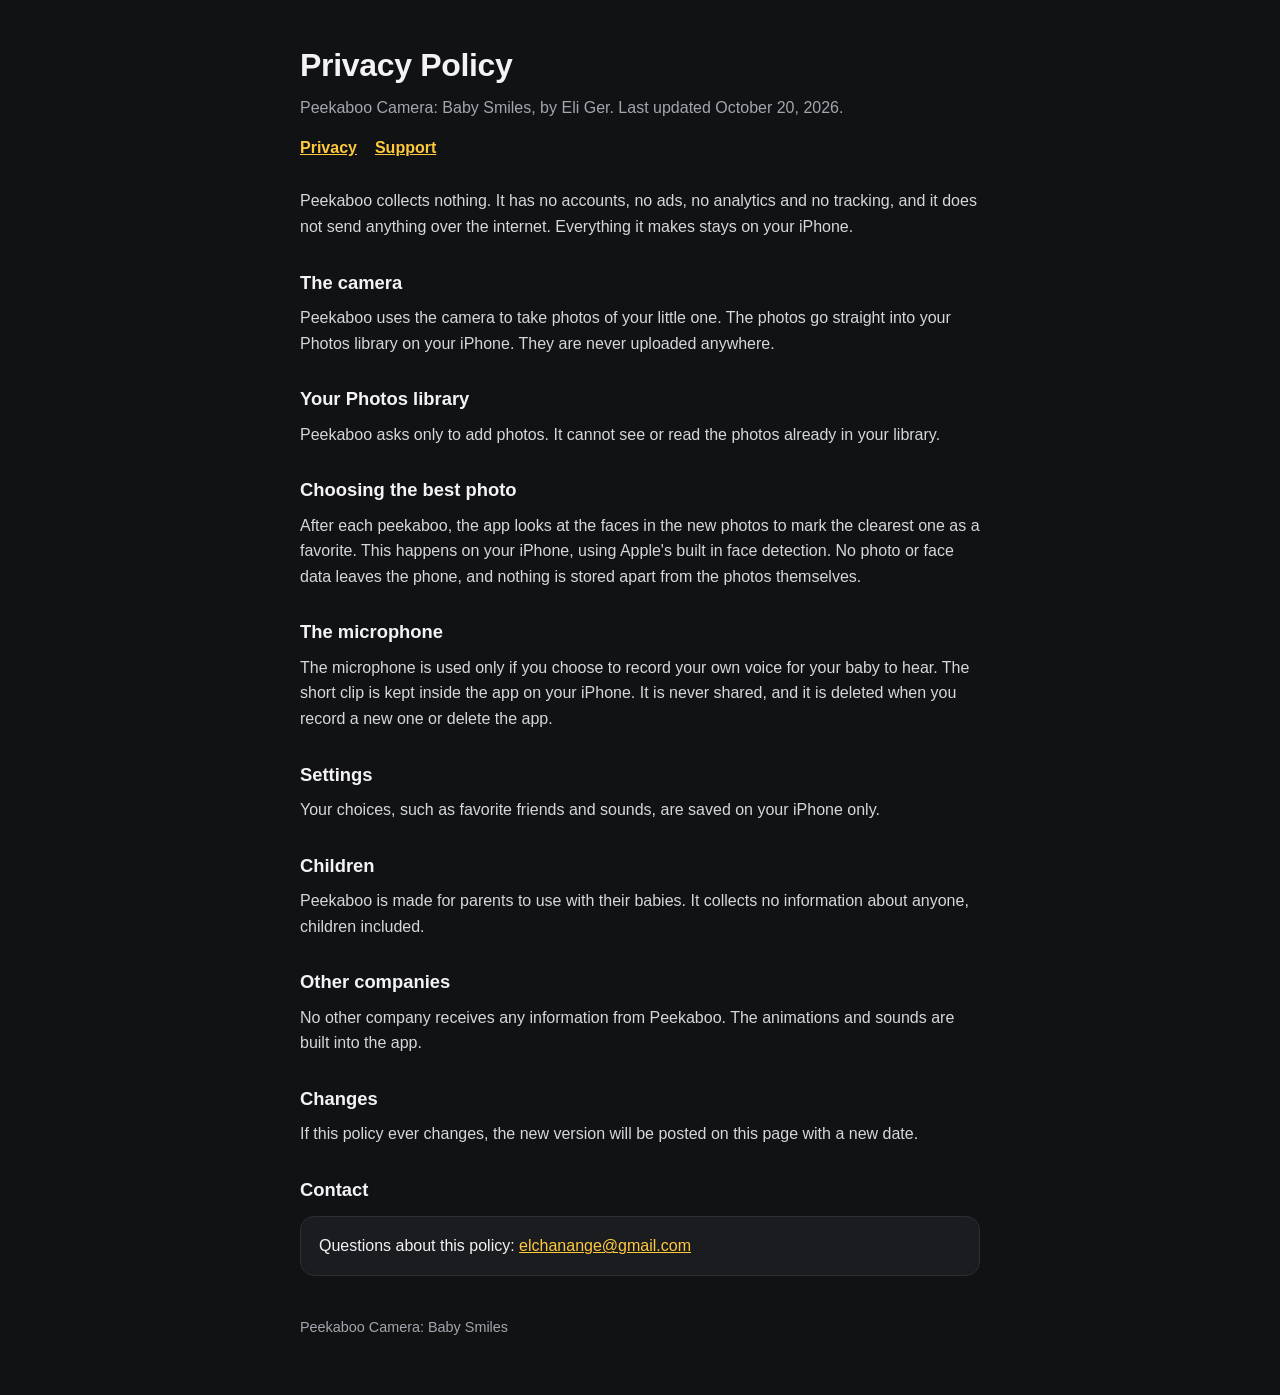
<file: index.html>
<!doctype html>
<html lang="en">
<head>
<meta charset="utf-8">
<meta name="viewport" content="width=device-width, initial-scale=1">
<title>Peekaboo Camera Privacy Policy</title>
<link rel="stylesheet" href="style.css">
</head>
<body>
<main>
  <header>
    <h1>Privacy Policy</h1>
    <p class="sub">Peekaboo Camera: Baby Smiles, by Eli Ger. Last updated October 20, 2026.</p>
    <nav><a href="./">Privacy</a><a href="support.html">Support</a></nav>
  </header>

  <p>Peekaboo collects nothing. It has no accounts, no ads, no analytics and no tracking, and it does not send anything over the internet. Everything it makes stays on your iPhone.</p>

  <h2>The camera</h2>
  <p>Peekaboo uses the camera to take photos of your little one. The photos go straight into your Photos library on your iPhone. They are never uploaded anywhere.</p>

  <h2>Your Photos library</h2>
  <p>Peekaboo asks only to add photos. It cannot see or read the photos already in your library.</p>

  <h2>Choosing the best photo</h2>
  <p>After each peekaboo, the app looks at the faces in the new photos to mark the clearest one as a favorite. This happens on your iPhone, using Apple's built in face detection. No photo or face data leaves the phone, and nothing is stored apart from the photos themselves.</p>

  <h2>The microphone</h2>
  <p>The microphone is used only if you choose to record your own voice for your baby to hear. The short clip is kept inside the app on your iPhone. It is never shared, and it is deleted when you record a new one or delete the app.</p>

  <h2>Settings</h2>
  <p>Your choices, such as favorite friends and sounds, are saved on your iPhone only.</p>

  <h2>Children</h2>
  <p>Peekaboo is made for parents to use with their babies. It collects no information about anyone, children included.</p>

  <h2>Other companies</h2>
  <p>No other company receives any information from Peekaboo. The animations and sounds are built into the app.</p>

  <h2>Changes</h2>
  <p>If this policy ever changes, the new version will be posted on this page with a new date.</p>

  <h2>Contact</h2>
  <div class="card">Questions about this policy: <a href="mailto:elchanange@gmail.com">elchanange@gmail.com</a></div>

  <footer>Peekaboo Camera: Baby Smiles</footer>
</main>
</body>
</html>
</file>
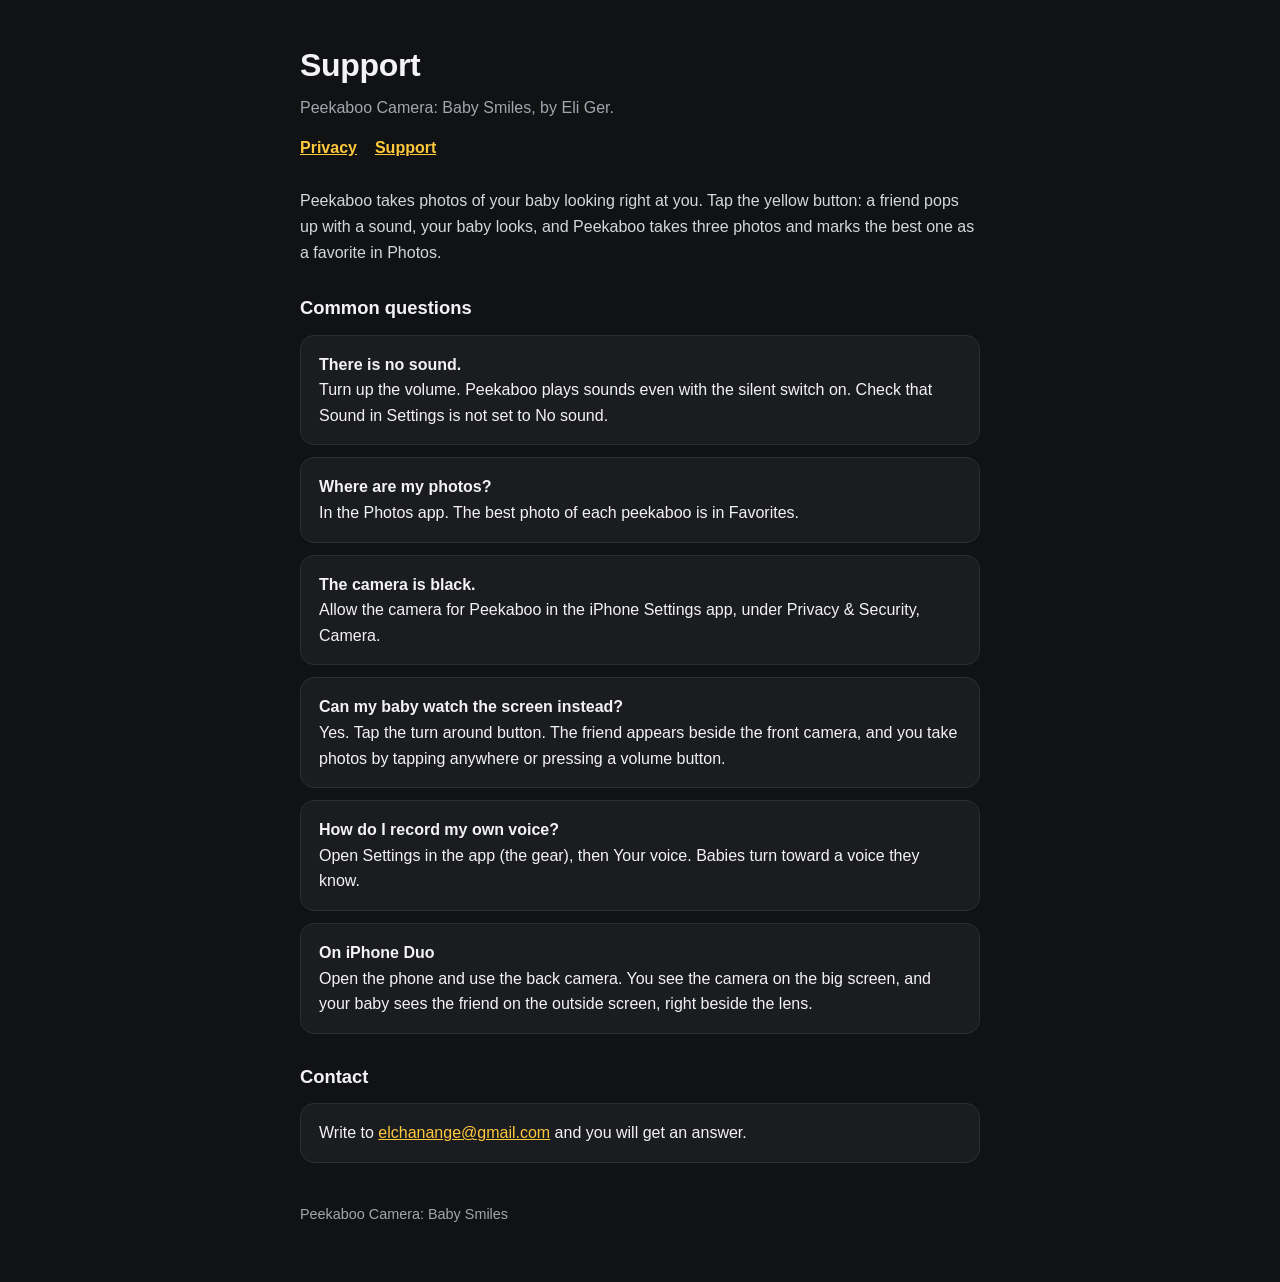
<file: support.html>
<!doctype html>
<html lang="en">
<head>
<meta charset="utf-8">
<meta name="viewport" content="width=device-width, initial-scale=1">
<title>Peekaboo Camera Support</title>
<link rel="stylesheet" href="style.css">
</head>
<body>
<main>
  <header>
    <h1>Support</h1>
    <p class="sub">Peekaboo Camera: Baby Smiles, by Eli Ger.</p>
    <nav><a href="./">Privacy</a><a href="support.html">Support</a></nav>
  </header>

  <p>Peekaboo takes photos of your baby looking right at you. Tap the yellow button: a friend pops up with a sound, your baby looks, and Peekaboo takes three photos and marks the best one as a favorite in Photos.</p>

  <h2>Common questions</h2>
  <div class="card"><strong>There is no sound.</strong><br>Turn up the volume. Peekaboo plays sounds even with the silent switch on. Check that Sound in Settings is not set to No sound.</div>
  <div class="card"><strong>Where are my photos?</strong><br>In the Photos app. The best photo of each peekaboo is in Favorites.</div>
  <div class="card"><strong>The camera is black.</strong><br>Allow the camera for Peekaboo in the iPhone Settings app, under Privacy &amp; Security, Camera.</div>
  <div class="card"><strong>Can my baby watch the screen instead?</strong><br>Yes. Tap the turn around button. The friend appears beside the front camera, and you take photos by tapping anywhere or pressing a volume button.</div>
  <div class="card"><strong>How do I record my own voice?</strong><br>Open Settings in the app (the gear), then Your voice. Babies turn toward a voice they know.</div>
  <div class="card"><strong>On iPhone Duo</strong><br>Open the phone and use the back camera. You see the camera on the big screen, and your baby sees the friend on the outside screen, right beside the lens.</div>

  <h2>Contact</h2>
  <div class="card">Write to <a href="mailto:elchanange@gmail.com">elchanange@gmail.com</a> and you will get an answer.</div>

  <footer>Peekaboo Camera: Baby Smiles</footer>
</main>
</body>
</html>
</file>
<file: style.css>
:root {
  --bg: #111214;
  --card: #1b1c20;
  --text: #f3f3f5;
  --muted: #a3a6ae;
  --accent: #ffc93c;
  --line: #2c2e34;
}
* { box-sizing: border-box; margin: 0; padding: 0; }
body {
  font-family: ui-rounded, "SF Pro Rounded", -apple-system, BlinkMacSystemFont, "Segoe UI", Roboto, sans-serif;
  background: var(--bg);
  color: var(--text);
  line-height: 1.6;
  padding-inline: 16px;
  padding-block: 40px 56px;
}
main { max-width: 680px; margin: 0 auto; }
header { margin-bottom: 28px; }
h1 { font-size: 2rem; font-weight: 800; letter-spacing: -0.01em; }
.sub { color: var(--muted); margin-top: 4px; }
h2 { font-size: 1.15rem; margin: 28px 0 8px; }
p, li { color: #d6d7db; }
p + p { margin-top: 10px; }
ul { padding-left: 1.2rem; display: grid; gap: 6px; }
a { color: var(--accent); }
nav { display: flex; gap: 18px; margin-top: 14px; font-weight: 700; }
.card { background: var(--card); border: 1px solid var(--line); border-radius: 14px; padding: 16px 18px; margin-top: 12px; }
footer { color: var(--muted); font-size: 0.9rem; margin-top: 40px; }
</file>
